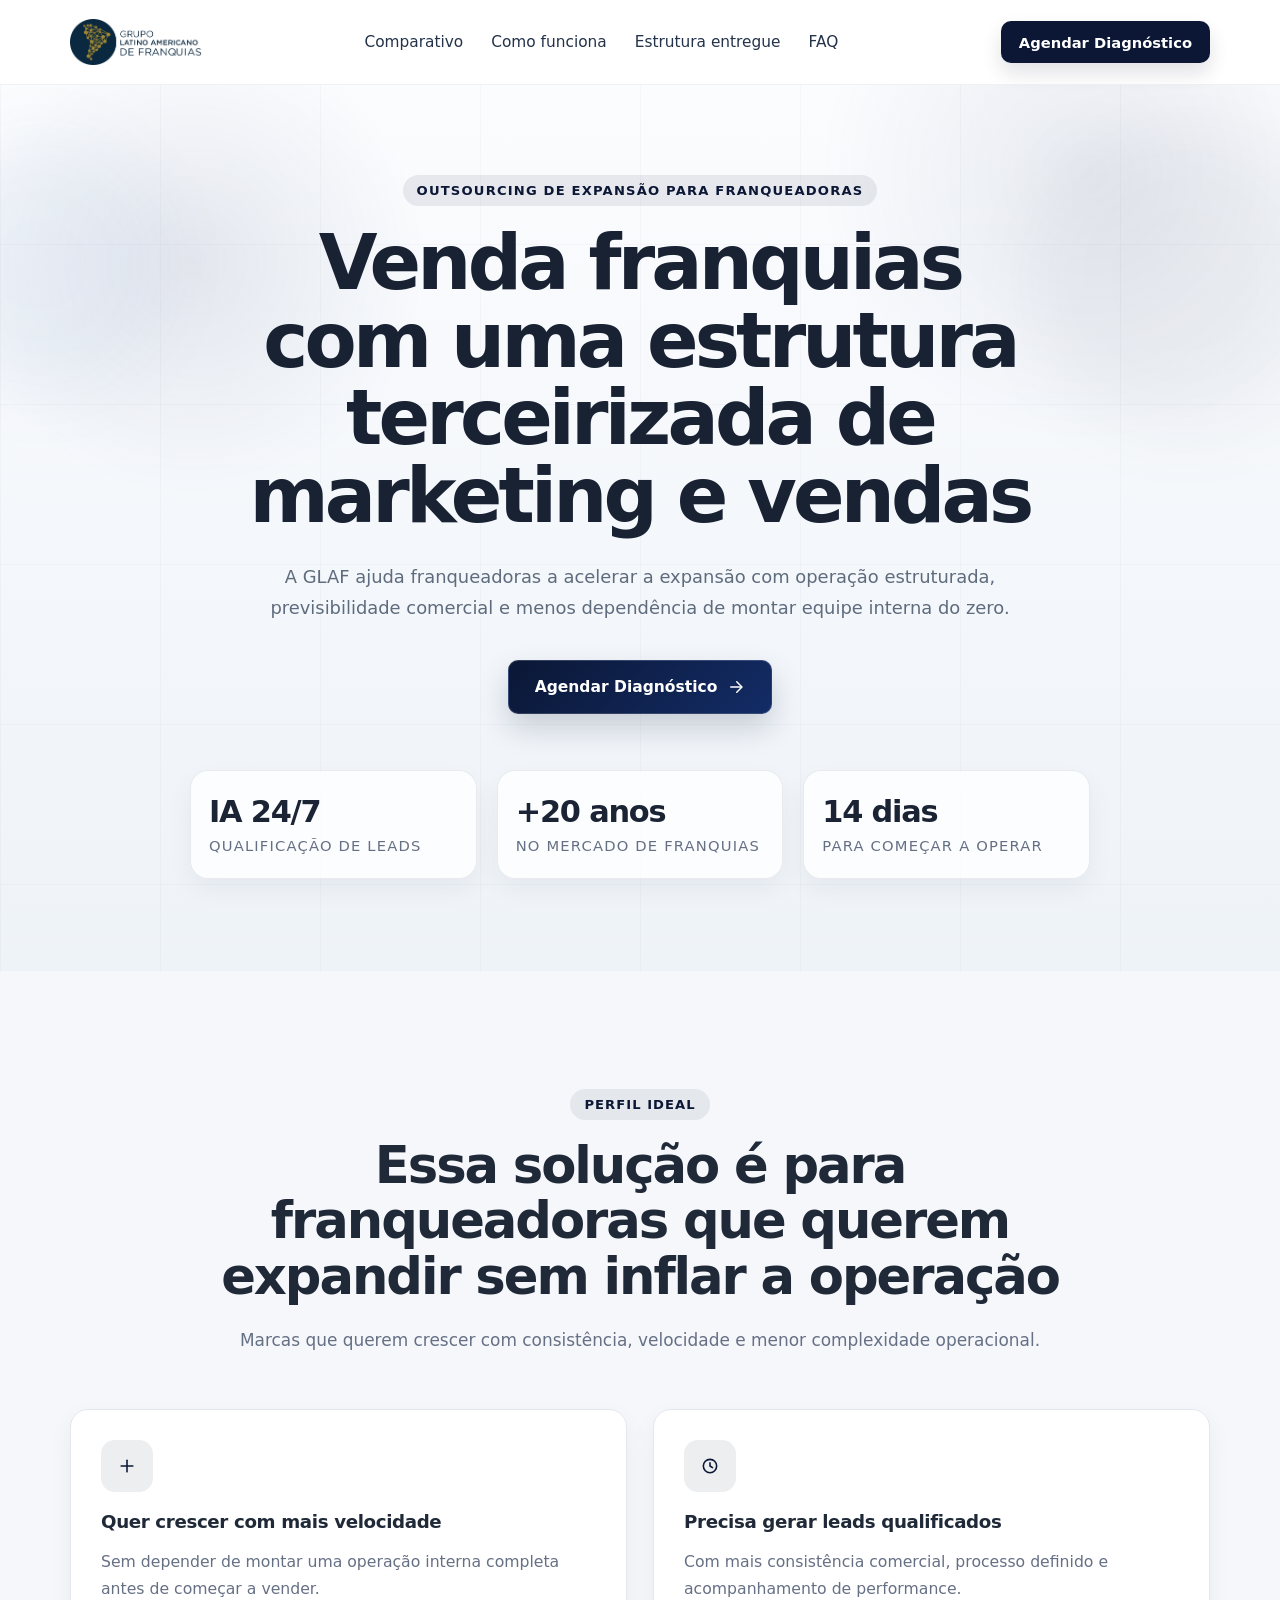
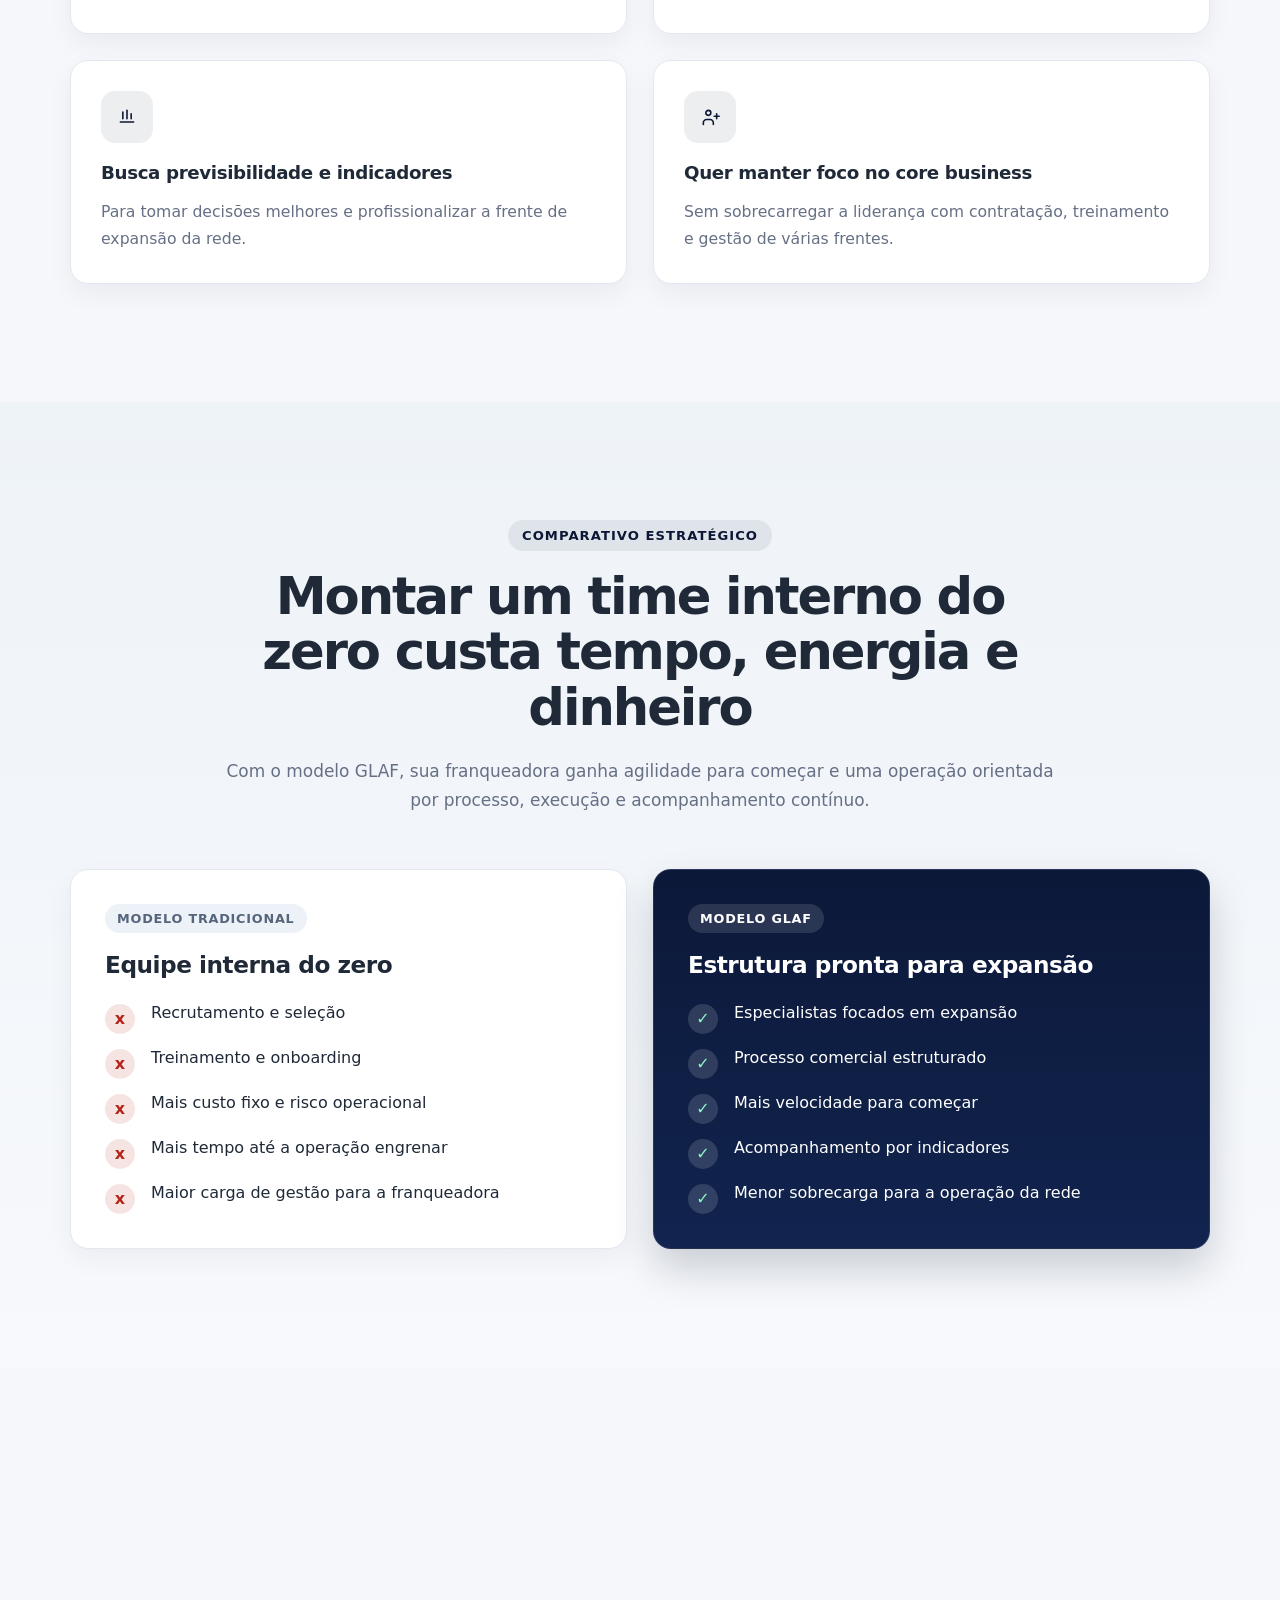
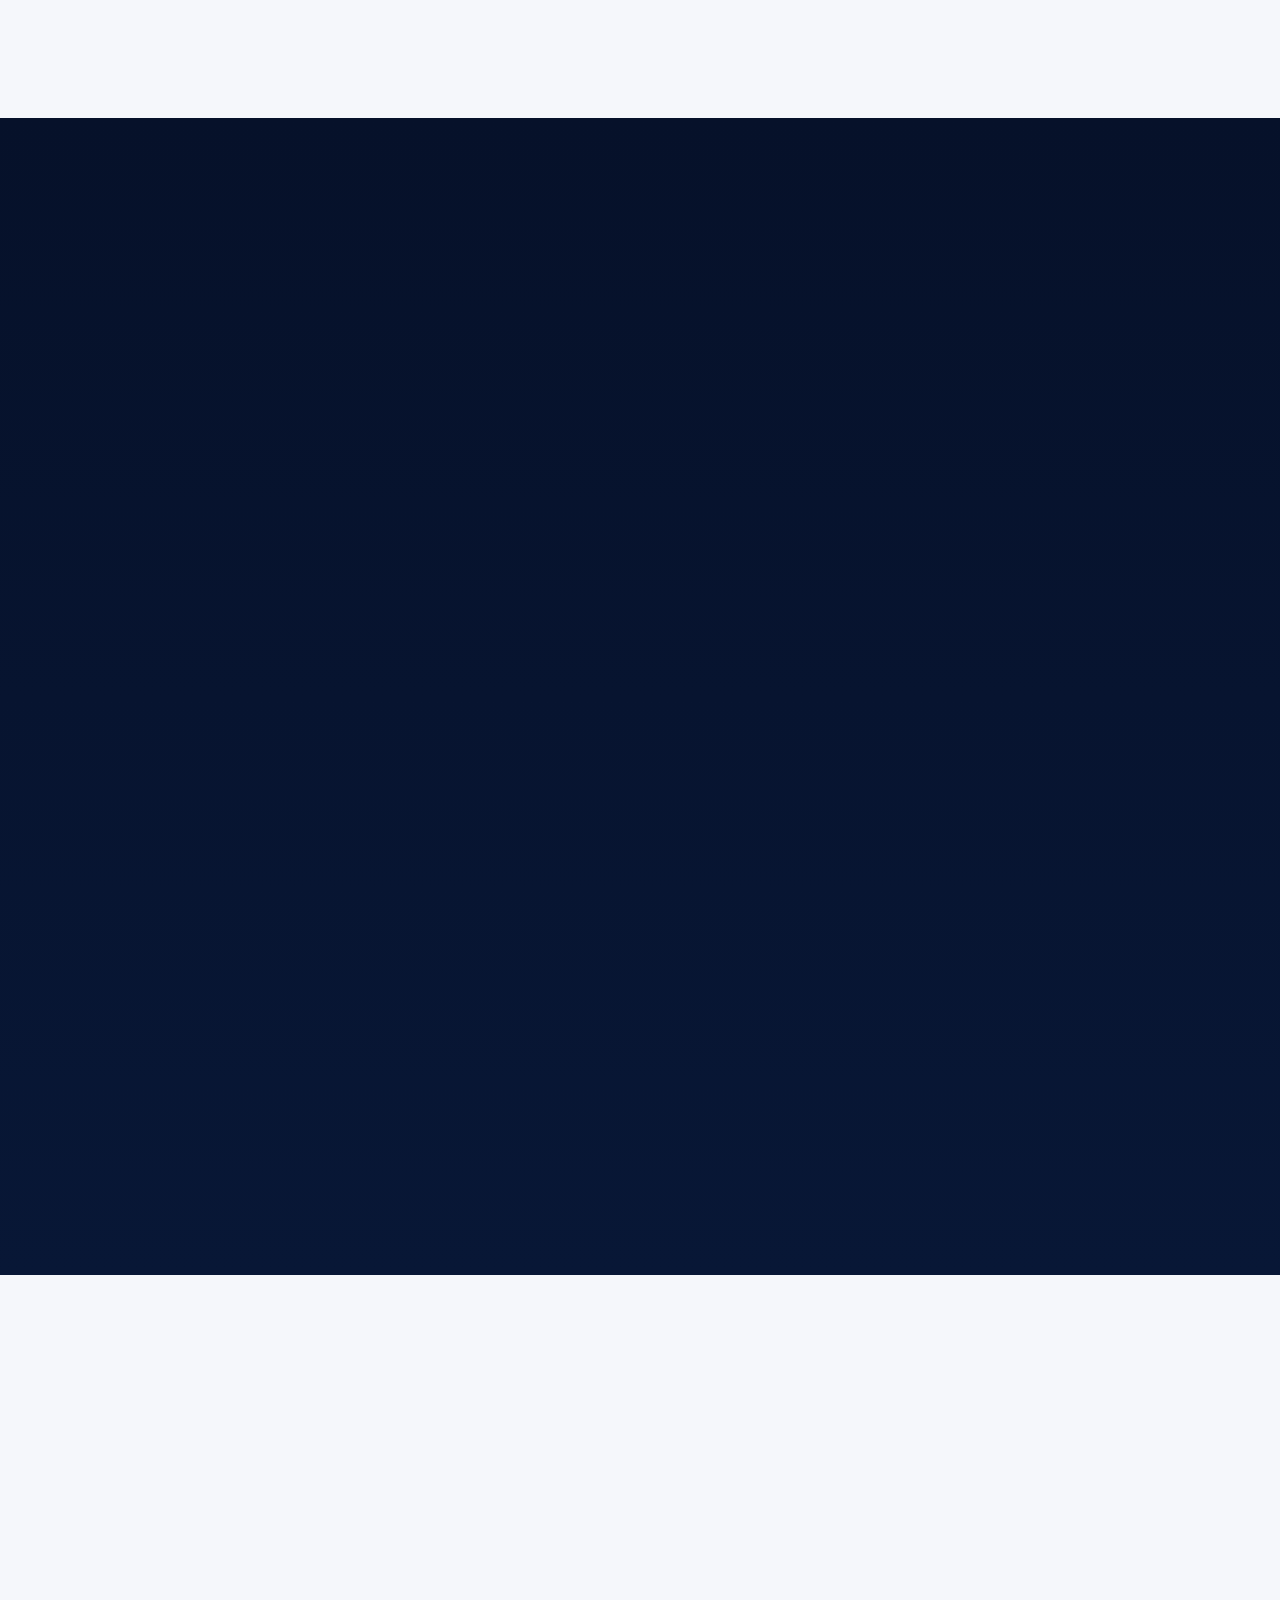
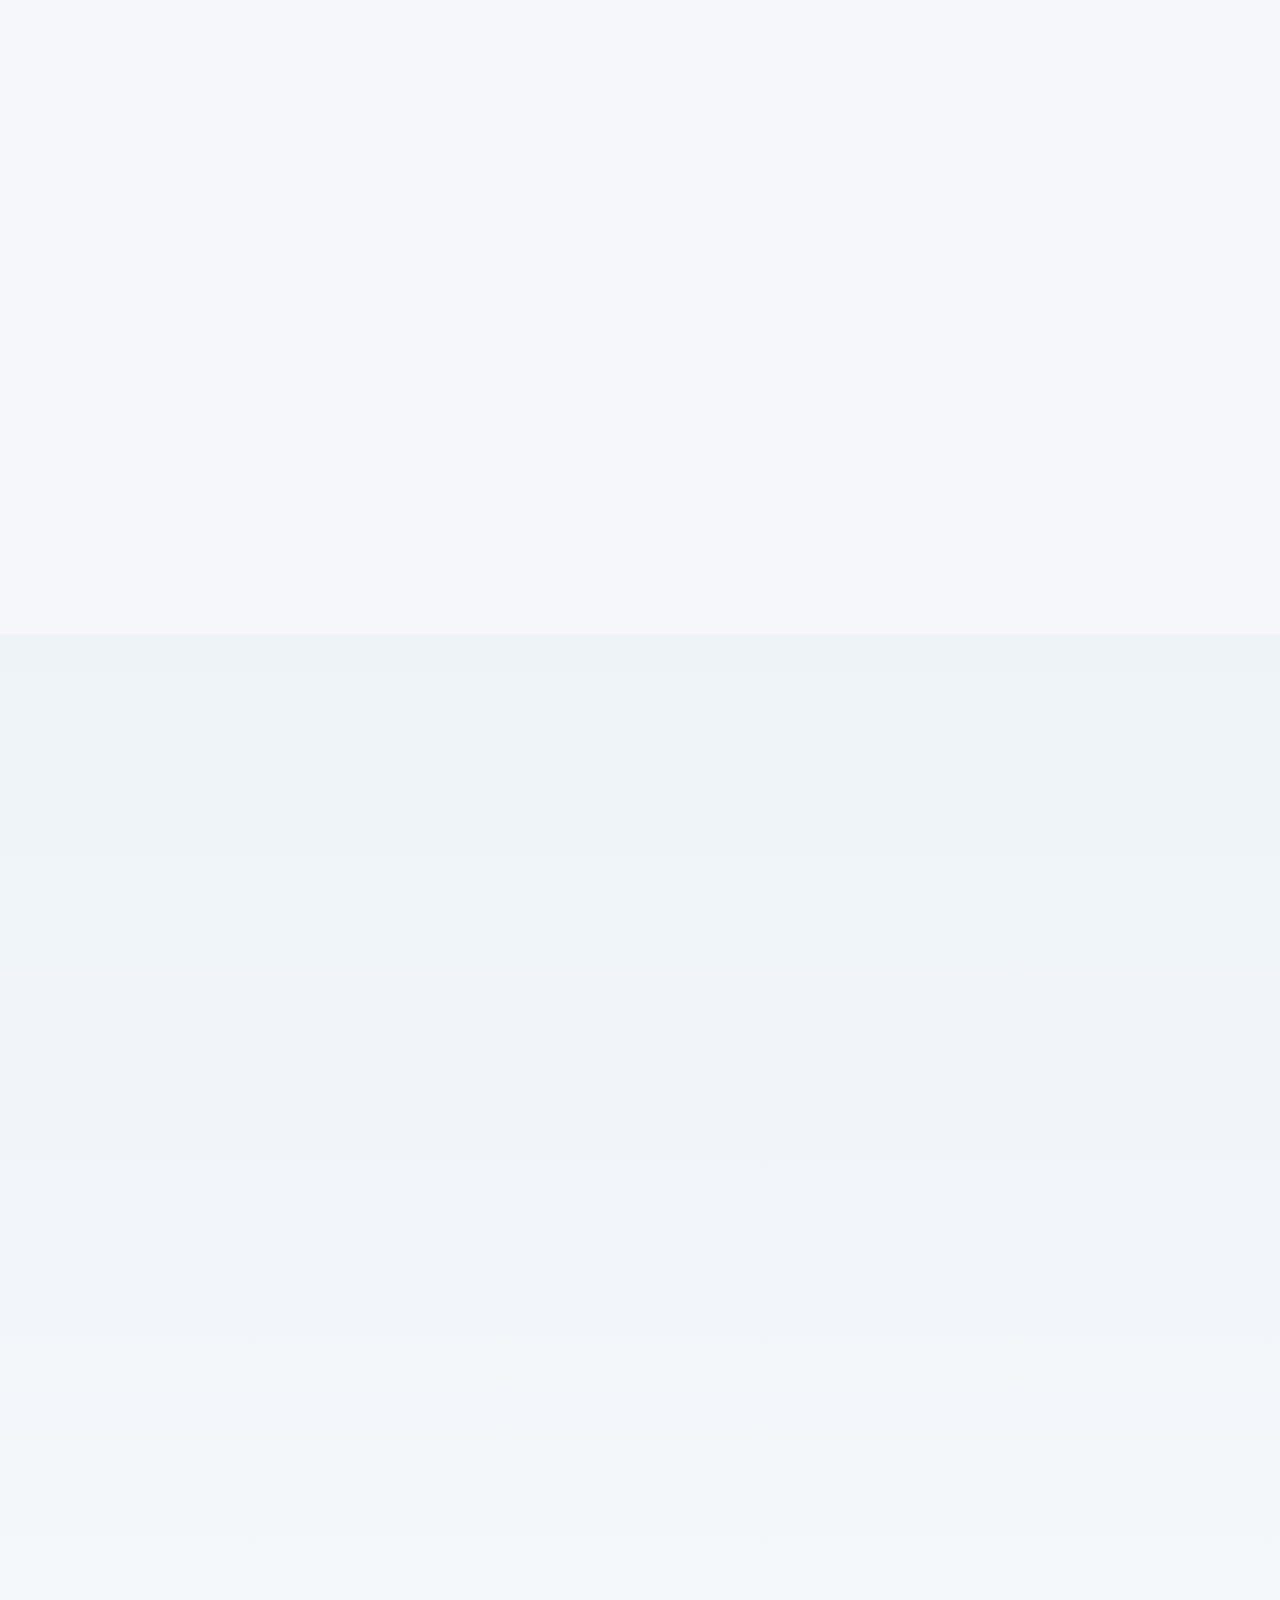
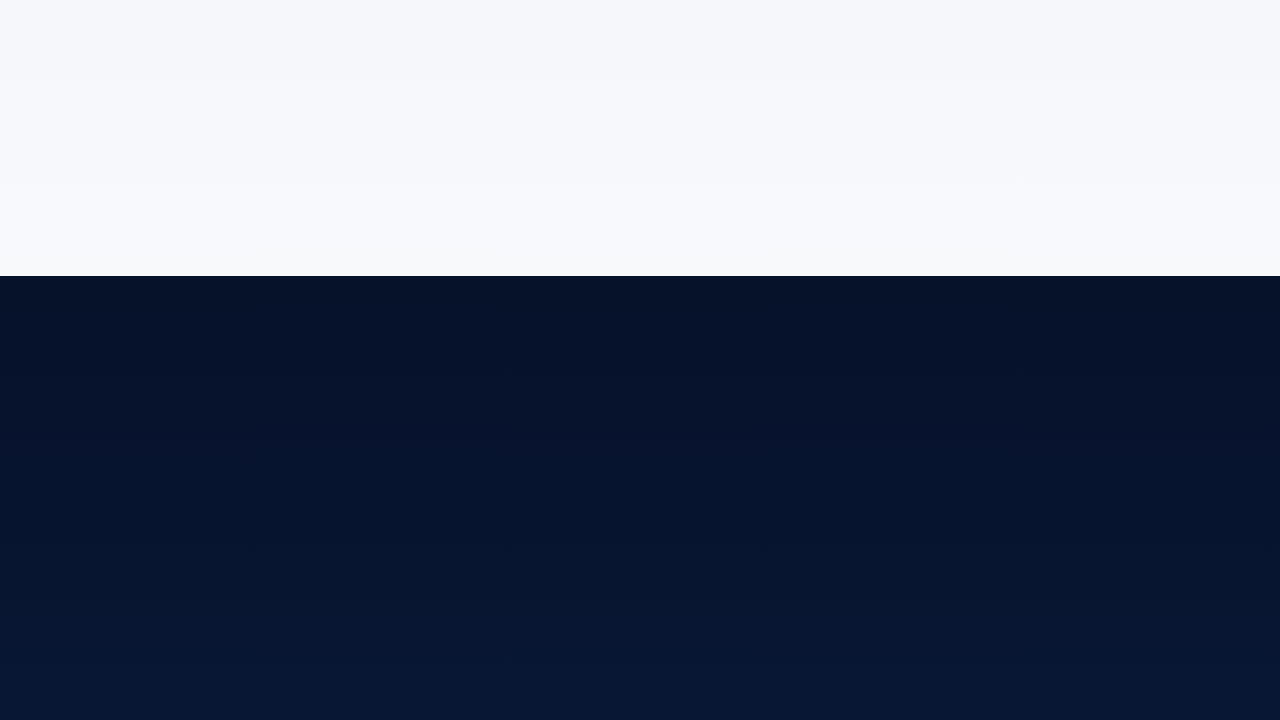
<file: index.html>
<!DOCTYPE html>

<html lang="pt-BR">
<head>
<meta charset="utf-8"/>
<meta content="width=device-width, initial-scale=1.0" name="viewport"/>
<title>Outsourcing de Expansão para Franqueadoras | GLAF</title>
<meta content="Estruture a expansão da sua franqueadora com uma operação terceirizada de marketing e vendas, mais previsibilidade e menos dependência de equipe interna." name="description"/>
<meta content="#06112a" name="theme-color"/>
<meta content="Outsourcing de Expansão para Franqueadoras | GLAF" property="og:title"/>
<meta content="Mais expansão, menos improviso: marketing, vendas e acompanhamento para franqueadoras crescerem com estrutura." property="og:description"/>
<meta content="website" property="og:type"/>
<meta content="assets/logo.png" property="og:image"/>
<meta content="pt_BR" property="og:locale"/>
<link href="assets/favicon-32.png" rel="icon" sizes="32x32" type="image/png"/>
<link href="assets/favicon.png" rel="icon" sizes="192x192" type="image/png"/>
<link href="assets/apple-touch-icon.png" rel="apple-touch-icon" sizes="180x180"/>
<link as="style" href="style.css" rel="preload"/>
<link href="style.css" rel="stylesheet"/>
<link href="//www.googletagmanager.com" rel="dns-prefetch"/>
<link href="//connect.facebook.net" rel="dns-prefetch"/>
<link href="//www.clarity.ms" rel="dns-prefetch"/>
<link href="//d335luupugsy2.cloudfront.net" rel="dns-prefetch"/>
</head>
<body>
<header class="site-header" id="topo">
<div class="container header-inner">
<a aria-label="GLAF - voltar ao topo" class="brand" href="#topo">
<img alt="Grupo Latino Americano de Franquias" decoding="async" height="196" src="assets/logo.png" width="558"/>
</a>
<button aria-controls="primary-nav" aria-expanded="false" aria-label="Abrir menu" class="menu-toggle" type="button">
<span></span>
<span></span>
<span></span>
</button>
<nav aria-label="Principal" class="nav" id="primary-nav">
<a href="#comparativo">Comparativo</a>
<a href="#como-funciona">Como funciona</a>
<a href="#estrutura-entregue">Estrutura entregue</a>
<a href="#faq">FAQ</a>
</nav>
<a class="header-cta" href="#contato">Agendar Diagnóstico</a>
</div>
</header>
<main>
<section aria-labelledby="hero-title" class="hero reveal">
<div aria-hidden="true" class="hero-glow hero-glow-left"></div>
<div aria-hidden="true" class="hero-glow hero-glow-right"></div>
<div class="container hero-inner">
<div class="hero-copy">
<span class="hero-kicker">Outsourcing de expansão para franqueadoras</span>
<h1 id="hero-title">Venda franquias com uma estrutura terceirizada de marketing e vendas</h1>
<p class="hero-description">
              A GLAF ajuda franqueadoras a acelerar a expansão com operação estruturada,
              previsibilidade comercial e menos dependência de montar equipe interna do zero.
            </p>
<div class="hero-actions">
<a class="button button-primary button-hero" href="#contato">
<span>Agendar Diagnóstico</span>
<svg aria-hidden="true" viewbox="0 0 24 24"><path d="M5 12h14"></path><path d="m13 5 7 7-7 7"></path></svg>
</a>
</div>
</div>
<div aria-label="Destaques" class="hero-stats">
<article class="stat-item reveal">
<strong>IA 24/7</strong>
<span>Qualificação de leads</span>
</article>
<article class="stat-item reveal">
<strong>+20 anos</strong>
<span>No mercado de franquias</span>
</article>
<article class="stat-item reveal">
<strong>14 dias</strong>
<span>Para começar a operar</span>
</article>
</div>
</div>
</section>
<section class="section section-light" id="para-quem-e">
<div class="container section-heading center reveal">
<span class="section-eyebrow">Perfil ideal</span>
<h2>Essa solução é para franqueadoras que querem expandir sem inflar a operação</h2>
<p class="section-subtitle">
            Marcas que querem crescer com consistência, velocidade e menor complexidade operacional.
          </p>
</div>
<div class="container cards-grid cards-grid-2 persona-grid">
<article class="info-card persona-card reveal">
<div class="icon-chip">
<svg aria-hidden="true" viewbox="0 0 24 24"><path d="M12 5v14"></path><path d="M5 12h14"></path></svg>
</div>
<h3>Quer crescer com mais velocidade</h3>
<p>Sem depender de montar uma operação interna completa antes de começar a vender.</p>
</article>
<article class="info-card persona-card reveal">
<div class="icon-chip">
<svg aria-hidden="true" viewbox="0 0 24 24"><circle cx="12" cy="12" r="8"></circle><path d="M12 8v4l3 2"></path></svg>
</div>
<h3>Precisa gerar leads qualificados</h3>
<p>Com mais consistência comercial, processo definido e acompanhamento de performance.</p>
</article>
<article class="info-card persona-card reveal">
<div class="icon-chip">
<svg aria-hidden="true" viewbox="0 0 24 24"><path d="M4 18h16"></path><path d="M7 14V6"></path><path d="M12 14V4"></path><path d="M17 14v-6"></path></svg>
</div>
<h3>Busca previsibilidade e indicadores</h3>
<p>Para tomar decisões melhores e profissionalizar a frente de expansão da rede.</p>
</article>
<article class="info-card persona-card reveal">
<div class="icon-chip">
<svg aria-hidden="true" viewbox="0 0 24 24"><path d="M16 21v-2a4 4 0 0 0-4-4H8a4 4 0 0 0-4 4v2"></path><circle cx="10" cy="7" r="3"></circle><path d="M20 8v6"></path><path d="M23 11h-6"></path></svg>
</div>
<h3>Quer manter foco no core business</h3>
<p>Sem sobrecarregar a liderança com contratação, treinamento e gestão de várias frentes.</p>
</article>
</div>
</section>
<section class="section section-soft" id="comparativo">
<div class="container section-heading center reveal">
<span class="section-eyebrow">Comparativo estratégico</span>
<h2>Montar um time interno do zero custa tempo, energia e dinheiro</h2>
<p class="section-subtitle">
            Com o modelo GLAF, sua franqueadora ganha agilidade para começar e uma operação orientada por processo, execução e acompanhamento contínuo.
          </p>
</div>
<div class="container compare-grid">
<article class="compare-card reveal">
<div class="compare-header">
<span class="compare-tag compare-tag-muted">Modelo tradicional</span>
<h3>Equipe interna do zero</h3>
</div>
<ul class="compare-list compare-list-negative">
<li><span class="list-icon negative">x</span><span>Recrutamento e seleção</span></li>
<li><span class="list-icon negative">x</span><span>Treinamento e onboarding</span></li>
<li><span class="list-icon negative">x</span><span>Mais custo fixo e risco operacional</span></li>
<li><span class="list-icon negative">x</span><span>Mais tempo até a operação engrenar</span></li>
<li><span class="list-icon negative">x</span><span>Maior carga de gestão para a franqueadora</span></li>
</ul>
</article>
<article class="compare-card compare-card-highlight reveal">
<div class="compare-header">
<span class="compare-tag compare-tag-strong">Modelo GLAF</span>
<h3>Estrutura pronta para expansão</h3>
</div>
<ul class="compare-list compare-list-positive">
<li><span class="list-icon positive">✓</span><span>Especialistas focados em expansão</span></li>
<li><span class="list-icon positive">✓</span><span>Processo comercial estruturado</span></li>
<li><span class="list-icon positive">✓</span><span>Mais velocidade para começar</span></li>
<li><span class="list-icon positive">✓</span><span>Acompanhamento por indicadores</span></li>
<li><span class="list-icon positive">✓</span><span>Menor sobrecarga para a operação da rede</span></li>
</ul>
</article>
</div>
</section>
<section class="section section-light" id="como-funciona">
<div class="container section-heading center reveal">
<span class="section-eyebrow">Como funciona</span>
<h2>Como a expansão acontece na prática</h2>
<p class="section-subtitle">
            Um processo estruturado para transformar crescimento em uma operação comercial mais previsível.
          </p>
</div>
<div class="container cards-grid cards-grid-4 process-grid">
<article class="info-card process-card reveal">
<div class="icon-box"><svg aria-hidden="true" viewbox="0 0 24 24"><circle cx="11" cy="11" r="7"></circle><path d="m20 20-3.5-3.5"></path></svg></div>
<h3>Diagnóstico estratégico</h3>
<p>Analisamos o momento da franqueadora, gargalos, objetivos e oportunidades de expansão.</p>
</article>
<article class="info-card process-card reveal">
<div class="icon-box"><svg aria-hidden="true" viewbox="0 0 24 24"><path d="M4 6h16"></path><path d="M4 12h10"></path><path d="M4 18h7"></path><path d="M18 10v8"></path><path d="M14 14h8"></path></svg></div>
<h3>Estruturação da operação</h3>
<p>Definimos processo, comunicação, oferta e fluxo comercial alinhados ao momento da rede.</p>
</article>
<article class="info-card process-card reveal">
<div class="icon-box"><svg aria-hidden="true" viewbox="0 0 24 24"><path d="M4 16l5-5 3 3 8-8"></path><path d="M20 10V6h-4"></path></svg></div>
<h3>Atração de leads qualificados</h3>
<p>Executamos campanhas e iniciativas para gerar demanda com mais consistência e qualidade.</p>
</article>
<article class="info-card process-card reveal">
<div class="icon-box"><svg aria-hidden="true" viewbox="0 0 24 24"><path d="M3 3v18h18"></path><path d="M18 17V9"></path><path d="M13 17V5"></path><path d="M8 17v-3"></path></svg></div>
<h3>Conversão e acompanhamento</h3>
<p>Monitoramos indicadores, ajustamos a rota e buscamos mais eficiência ao longo da operação.</p>
</article>
</div>
</section>
<section class="section section-light alt-section" id="estrutura-entregue">
<div class="container section-heading center reveal">
<span class="section-eyebrow">Estrutura entregue</span>
<h2>O que a sua franqueadora recebe na prática</h2>
<p class="section-subtitle">
            Uma operação de expansão com os recursos essenciais para vender franquias com mais consistência.
          </p>
</div>
<div class="container cards-grid cards-grid-3">
<article class="info-card feature-card reveal">
<div class="icon-box"><svg aria-hidden="true" viewbox="0 0 24 24"><path d="M4 11V5h16v6"></path><path d="m6 11 6 4 6-4"></path><path d="M12 15v4"></path></svg></div>
<h3>Marketing estratégico</h3>
<p>Planejamento, campanha, conteúdo e posicionamento para atrair franqueados alinhados ao perfil da marca.</p>
</article>
<article class="info-card feature-card reveal">
<div class="icon-box"><svg aria-hidden="true" viewbox="0 0 24 24"><path d="M7 11V8a5 5 0 0 1 10 0v3"></path><rect height="10" rx="2" width="14" x="5" y="11"></rect></svg></div>
<h3>Time comercial especializado</h3>
<p>Equipe focada em qualificação, condução do processo comercial e avanço do funil de expansão.</p>
</article>
<article class="info-card feature-card reveal">
<div class="icon-box"><svg aria-hidden="true" viewbox="0 0 24 24"><circle cx="12" cy="12" r="8"></circle><circle cx="12" cy="12" r="4"></circle><circle cx="12" cy="12" r="1"></circle></svg></div>
<h3>Geração de leads</h3>
<p>Canais e campanhas pensados para formar um fluxo constante de potenciais franqueados.</p>
</article>
<article class="info-card feature-card reveal">
<div class="icon-box"><svg aria-hidden="true" viewbox="0 0 24 24"><path d="M14 3H7a2 2 0 0 0-2 2v14a2 2 0 0 0 2 2h10a2 2 0 0 0 2-2V8Z"></path><path d="M14 3v5h5"></path><path d="M9 13h6"></path><path d="M9 17h6"></path></svg></div>
<h3>Conteúdo e materiais de vendas</h3>
<p>Materiais comerciais, apresentações, mensagens e apoio para deixar a oferta mais clara e convincente.</p>
</article>
<article class="info-card feature-card reveal">
<div class="icon-box"><svg aria-hidden="true" viewbox="0 0 24 24"><path d="M5 19V9"></path><path d="M10 19V5"></path><path d="M15 19v-7"></path><path d="M20 19v-3"></path><path d="M3 19h18"></path></svg></div>
<h3>Dashboard e indicadores</h3>
<p>Leads, evolução do funil, taxa de conversão e outros indicadores acompanhados com clareza.</p>
</article>
<article class="info-card feature-card reveal">
<div class="icon-box"><svg aria-hidden="true" viewbox="0 0 24 24"><circle cx="12" cy="12" r="9"></circle><path d="M3 12h18"></path><path d="M12 3a15 15 0 0 1 0 18"></path><path d="M12 3a15 15 0 0 0 0 18"></path></svg></div>
<h3>Presença digital e automação</h3>
<p>Website, SEO, fluxos e automações que dão suporte à geração e ao avanço dos leads na expansão.</p>
</article>
</div>
</section>
<section class="section section-dark" id="modelo-funciona">
<div class="container section-heading center light-text reveal">
<span class="section-eyebrow">Por que esse modelo funciona</span>
<h2>Uma estrutura pronta reduz fricção e acelera a expansão</h2>
<p class="section-subtitle">
            O ganho não é só operacional. Ele também está em mais foco, melhor tomada de decisão e mais velocidade para colocar a expansão em movimento.
          </p>
</div>
<div class="container cards-grid cards-grid-2 benefits-grid">
<article class="benefit-card reveal">
<div class="icon-box dark-icon-box"><svg aria-hidden="true" viewbox="0 0 24 24"><path d="M4.5 16.5C3 17.76 2.5 21.5 2.5 21.5s3.74-.5 5-2c.7-.84.69-2.13-.1-2.92-.79-.79-2.08-.8-2.9-.08Z"></path><path d="m12 15-3-3a22 22 0 0 1 2-3.95A12.88 12.88 0 0 1 22 2c0 2.72-.78 7.5-6 11a22.35 22.35 0 0 1-4 2Z"></path><path d="M9 12H4s.55-3.03 2-4c1.62-1.08 5 0 5 0"></path><path d="M12 15v5s3.03-.55 4-2c1.08-1.62 0-5 0-5"></path></svg></div>
<h3>Mais velocidade</h3>
<p>Comece a operar em menos tempo, sem depender da montagem completa de uma área interna.</p>
<strong>Operação com mais tração desde o início</strong>
</article>
<article class="benefit-card reveal">
<div class="icon-box dark-icon-box"><svg aria-hidden="true" viewbox="0 0 24 24"><line x1="12" x2="12" y1="2" y2="22"></line><path d="M17 5H9.5a3.5 3.5 0 0 0 0 7h5a3.5 3.5 0 0 1 0 7H6"></path></svg></div>
<h3>Mais eficiência de custo</h3>
<p>Reduza o peso de contratação, treinamento e gestão de várias pessoas e fornecedores.</p>
<strong>Menos custo fixo, mais eficiência</strong>
</article>
<article class="benefit-card reveal">
<div class="icon-box dark-icon-box"><svg aria-hidden="true" viewbox="0 0 24 24"><circle cx="12" cy="12" r="9"></circle><path d="M12 7v5l3 2"></path></svg></div>
<h3>Mais foco no core business</h3>
<p>Sua equipe concentra energia em operação e aprovação dos franqueados certos.</p>
<strong>Menos distração no dia a dia</strong>
</article>
<article class="benefit-card reveal">
<div class="icon-box dark-icon-box"><svg aria-hidden="true" viewbox="0 0 24 24"><path d="M20 13c0 5-3.5 7.5-7.66 8.95a1 1 0 0 1-.67-.01C7.5 20.5 4 18 4 13V6a1 1 0 0 1 1-1c2 0 4.5-1.2 6.24-2.72a1.17 1.17 0 0 1 1.52 0C14.5 3.8 17 5 19 5a1 1 0 0 1 1 1Z"></path><path d="m9.5 12 1.8 1.8 4.2-4.6"></path></svg></div>
<h3>Mais previsibilidade</h3>
<p>Decisões guiadas por métricas, acompanhamento e otimização contínua de cada etapa.</p>
<strong>Mais clareza para decidir e ajustar</strong>
</article>
</div>
</section>
<section class="section section-light" id="faq">
<div class="container section-heading center reveal">
<span class="section-eyebrow">FAQ</span>
<h2>Dúvidas comuns antes de contratar</h2>
<p class="section-subtitle">As respostas abaixo ajudam a reduzir fricção e avançar o lead para a conversa.</p>
</div>
<div class="container faq-container reveal">
<article class="faq-item is-open">
<button aria-expanded="true" class="faq-question" type="button">
<span class="faq-icon"></span>
              Como funciona o modelo de contratação?
            </button>
<div class="faq-answer"><p>Após o diagnóstico inicial, montamos uma proposta personalizada de acordo com o estágio da franqueadora, o escopo da operação e os objetivos comerciais.</p></div>
</article>
<article class="faq-item">
<button aria-expanded="false" class="faq-question" type="button">
<span class="faq-icon"></span>
              Em quanto tempo a operação começa a rodar?
            </button>
<div class="faq-answer"><p>A estrutura pode começar a operar em 14 dias após a contratação, com os primeiros movimentos de geração e qualificação acontecendo logo nas primeiras semanas.</p></div>
</article>
<article class="faq-item">
<button aria-expanded="false" class="faq-question" type="button">
<span class="faq-icon"></span>
              Preciso ter equipe interna?
            </button>
<div class="faq-answer"><p>Não. Esse é justamente um dos ganhos do outsourcing: reduzir a necessidade de montar e gerir uma estrutura interna completa para expansão.</p></div>
</article>
<article class="faq-item">
<button aria-expanded="false" class="faq-question" type="button">
<span class="faq-icon"></span>
              Como vocês acompanham os resultados?
            </button>
<div class="faq-answer"><p>Com indicadores claros, acompanhamento do funil, reuniões de revisão e otimização contínua da operação comercial e de marketing.</p></div>
</article>
<article class="faq-item">
<button aria-expanded="false" class="faq-question" type="button">
<span class="faq-icon"></span>
              O outsourcing serve para qualquer segmento?
            </button>
<div class="faq-answer"><p>Sim. A metodologia é adaptável a diferentes modelos de franquia, desde que exista potencial de estruturação comercial e expansão da rede.</p></div>
</article>
</div>
</section>
<section class="section contact-section" id="contato">
<div class="container section-heading center reveal contact-heading">
<span class="section-eyebrow">Próximo passo</span>
<h2>Entenda se a sua franqueadora está pronta para acelerar a expansão</h2>
<p class="section-subtitle">
            Agende um diagnóstico e veja como a GLAF pode estruturar marketing e vendas para apoiar o crescimento da sua rede.
          </p>
</div>
<div class="container contact-wrapper">
<div class="contact-aside reveal">
<h3>O que você recebe nessa conversa</h3>
<p>Uma análise inicial com visão prática sobre os gargalos, oportunidades e próximos passos da operação de expansão.</p>
<div class="contact-steps">
<article class="contact-step">
<span class="step-badge">1</span>
<div>
<strong>Diagnóstico da operação atual</strong>
<small>Leitura do cenário e dos principais gargalos</small>
</div>
</article>
<article class="contact-step">
<span class="step-badge">2</span>
<div>
<strong>Identificação de oportunidades</strong>
<small>O que pode destravar ou acelerar a expansão</small>
</div>
</article>
<article class="contact-step">
<span class="step-badge">3</span>
<div>
<strong>Direcionamento do próximo passo</strong>
<small>Uma visão objetiva do que faz mais sentido agora</small>
</div>
</article>
</div>
</div>
<div class="contact-form-card reveal">
<div aria-live="polite" class="rd-form-host" id="glaf-formulario-lp-outsourcing-de-expansao-v3-a2aebef3c204423f9671">
<div class="form-placeholder">
<strong>Formulário carregado sob demanda</strong>
<p>Ele será carregado automaticamente quando esta área entrar na tela ou quando você clicar em um CTA.</p>
</div>
</div>
</div>
</div>
</section>
</main>
<footer class="site-footer">
<div class="container footer-grid">
<div class="footer-branding">
<img alt="Grupo Latino Americano de Franquias" class="footer-logo" decoding="async" height="196" loading="lazy" src="assets/logo-clara.png" width="558"/>
<p>
            Estrutura terceirizada de marketing e vendas para franqueadoras que querem expandir com mais previsibilidade, eficiência e foco na operação.
          </p>
<div aria-label="Redes sociais" class="social-links">
<a aria-label="Instagram" href="https://www.instagram.com/glaf_franquias/" rel="noreferrer" target="_blank">
<svg aria-hidden="true" viewbox="0 0 24 24"><rect height="18" rx="5" width="18" x="3" y="3"></rect><circle cx="12" cy="12" r="4"></circle><circle cx="17.5" cy="6.5" fill="currentColor" r=".6" stroke="none"></circle></svg>
</a>
<a aria-label="LinkedIn" href="https://www.linkedin.com/company/grupo-latino-americano-de-franquias/" rel="noreferrer" target="_blank">
<svg aria-hidden="true" viewbox="0 0 24 24"><path d="M16 8a6 6 0 0 1 6 6v7h-4v-7a2 2 0 0 0-2-2 2 2 0 0 0-2 2v7h-4v-7a6 6 0 0 1 6-6Z"></path><rect height="12" width="4" x="2" y="9"></rect><circle cx="4" cy="4" r="2"></circle></svg>
</a>
</div>
</div>
<div class="footer-links">
<h3>Links rápidos</h3>
<a href="#comparativo">Comparativo</a>
<a href="#como-funciona">Como funciona</a>
<a href="#estrutura-entregue">Estrutura entregue</a>
<a href="#faq">FAQ</a>
</div>
<div class="footer-contact">
<h3>Contato</h3>
<a class="footer-contact-item" href="mailto:contato@grupolatinoamericano.com.br">
<svg aria-hidden="true" viewbox="0 0 24 24"><rect height="14" rx="2" width="18" x="3" y="5"></rect><path d="m4 7 8 6 8-6"></path></svg>
<span>contato@grupolatinoamericano.com.br</span>
</a>
<div class="footer-contact-item">
<svg aria-hidden="true" viewbox="0 0 24 24"><path d="M12 21s-6-4.35-6-11a6 6 0 1 1 12 0c0 6.65-6 11-6 11Z"></path><circle cx="12" cy="10" r="2.5"></circle></svg>
<span>Rua Rubem Braga, 58 - Sala 205, Alphaville, Barueri - SP - Brasil. CEP 06.485-365</span>
</div>
<div class="footer-badges">
<div class="badge-panel"><img alt="Franchising Partner" decoding="async" height="103" loading="lazy" src="assets/franchising-partner.png" width="200"/></div>
<div class="badge-panel badge-panel-white"><img alt="ABF" decoding="async" height="100" loading="lazy" src="assets/abf-horizontal.webp" width="300"/></div>
</div>
</div>
</div>
<div class="container footer-bottom">
<p>© <span id="current-year">2026</span> Grupo Latino Americano de Franquias. Todos os direitos reservados.</p>
</div>
</footer>
<noscript>
<img alt="" height="1" src="https://www.facebook.com/tr?id=844692459537508&amp;ev=PageView&amp;noscript=1" style="display:none" width="1"/>
</noscript>
<script defer="" src="script.js"></script>
</body>
</html>
</file>
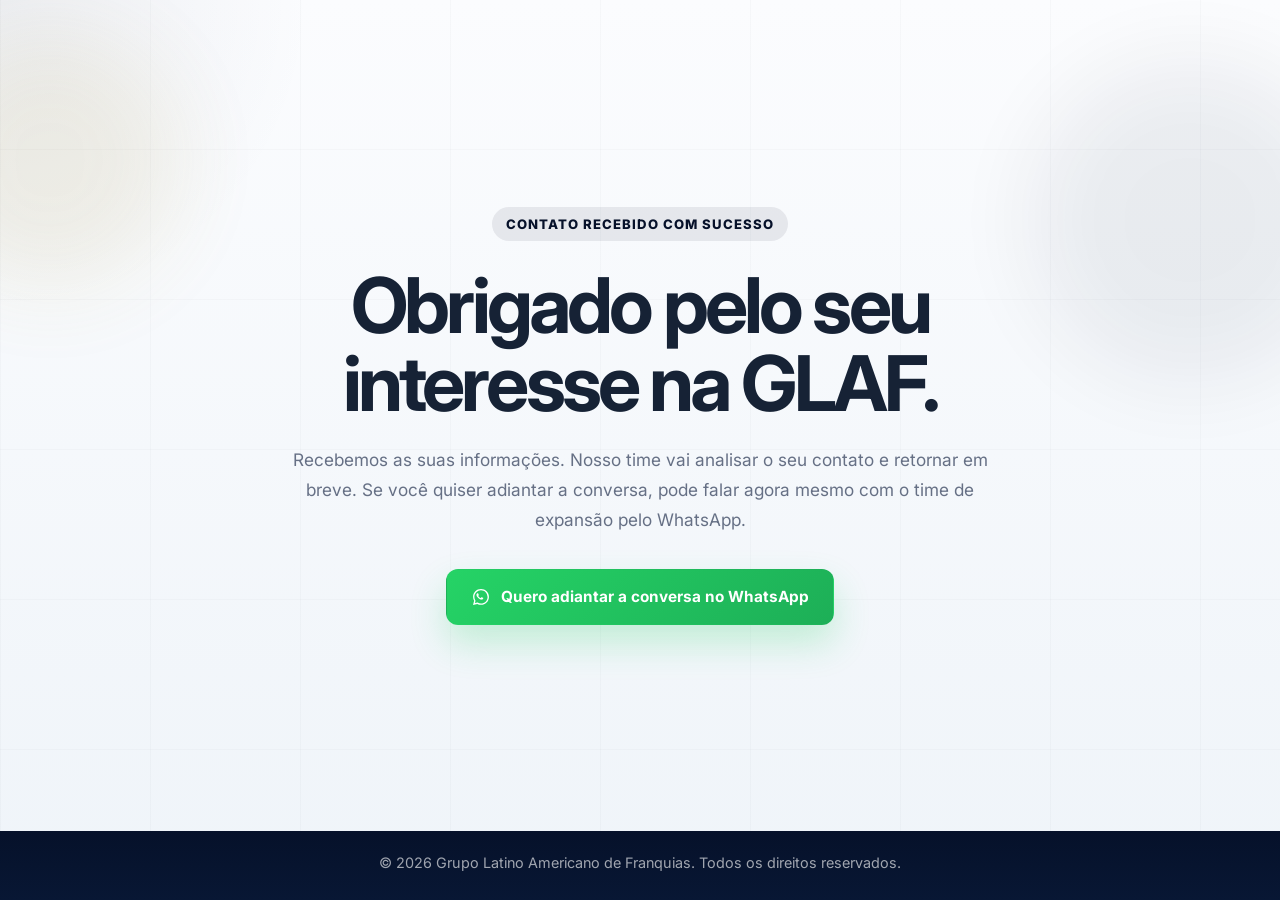
<file: agradecimento/obrigado.html>
<!DOCTYPE html>
<html lang="pt-BR">
  <head>
    <meta charset="UTF-8" />
    <meta name="viewport" content="width=device-width, initial-scale=1.0" />
    <title>Obrigado pelo seu contato | GLAF</title>
    <meta
      name="description"
      content="Recebemos o seu contato. Nossa equipe vai analisar as informações e retornar em breve para dar sequência ao diagnóstico da sua operação de expansão."
    />
    <meta property="og:title" content="Obrigado pelo seu contato | GLAF" />
    <meta
      property="og:description"
      content="Recebemos os seus dados. Em breve a equipe da GLAF entrará em contato para os próximos passos."
    />
    <meta property="og:type" content="website" />
    <meta property="og:image" content="assets/logo.png" />
    <link rel="icon" type="image/png" href="assets/favicon.png" />
    <link rel="shortcut icon" href="assets/favicon.png" />
    <link rel="apple-touch-icon" href="assets/favicon.png" />
    <link rel="preconnect" href="https://fonts.googleapis.com" />
    <link rel="preconnect" href="https://fonts.gstatic.com" crossorigin />
    <link
      href="https://fonts.googleapis.com/css2?family=Inter:wght@100..900&display=swap"
      rel="stylesheet"
    />
    <link rel="stylesheet" href="obrigado.css" />

    <!-- Meta Pixel Code -->
    <script>
      !function(f,b,e,v,n,t,s)
      {if(f.fbq)return;n=f.fbq=function(){n.callMethod?
      n.callMethod.apply(n,arguments):n.queue.push(arguments)};
      if(!f._fbq)f._fbq=n;n.push=n;n.loaded=!0;n.version='2.0';
      n.queue=[];t=b.createElement(e);t.async=!0;
      t.src=v;s=b.getElementsByTagName(e)[0];
      s.parentNode.insertBefore(t,s)}(window, document,'script',
      'https://connect.facebook.net/en_US/fbevents.js');
      fbq('init', '844692459537508');
      fbq('track', 'PageView');
      fbq('track', 'Lead');
    </script>
    <noscript>
      <img
        height="1"
        width="1"
        style="display:none"
        src="https://www.facebook.com/tr?id=844692459537508&ev=PageView&noscript=1"
        alt=""
      />
    </noscript>
    <!-- End Meta Pixel Code -->

    <!-- Google tag (gtag.js) -->
    <script async src="https://www.googletagmanager.com/gtag/js?id=AW-11189519620"></script>
    <script>
      window.dataLayer = window.dataLayer || [];
      function gtag(){dataLayer.push(arguments);}
      gtag('js', new Date());
      gtag('config', 'AW-11189519620');
    </script>
    <!-- End Google tag (gtag.js) -->
  </head>
  <body>
    <div class="page-shell">
      <main>
        <section class="hero">
          <div class="hero-glow hero-glow-left" aria-hidden="true"></div>
          <div class="hero-glow hero-glow-right" aria-hidden="true"></div>

          <div class="container hero-shell">
            <div class="hero-copy reveal">
              <span class="eyebrow">Contato recebido com sucesso</span>

              <h1>Obrigado pelo seu interesse na GLAF.</h1>
              <p class="hero-description">
                Recebemos as suas informações. Nosso time vai analisar o seu contato e retornar em breve.
                Se você quiser adiantar a conversa, pode falar agora mesmo com o time de expansão pelo WhatsApp.
              </p>

              <div class="hero-actions">
                <a
                  id="whatsapp-cta"
                  class="button button-whatsapp"
                  href="#"
                  target="_blank"
                  rel="noopener noreferrer"
                  aria-label="Falar com o time de expansão pelo WhatsApp"
                >
                  <svg class="whatsapp-icon" viewBox="0 0 32 32" aria-hidden="true">
                    <path d="M19.11 17.21c-.27-.13-1.59-.78-1.84-.87-.25-.09-.43-.13-.61.13-.18.27-.7.87-.86 1.05-.16.18-.31.2-.58.07-.27-.13-1.12-.41-2.13-1.31-.79-.71-1.32-1.58-1.47-1.85-.16-.27-.02-.41.11-.54.11-.11.27-.29.4-.43.13-.16.18-.27.27-.45.09-.18.04-.34-.02-.47-.07-.13-.61-1.48-.84-2.02-.22-.53-.45-.45-.61-.46h-.52c-.18 0-.47.07-.72.34-.25.27-.95.93-.95 2.27 0 1.34.97 2.63 1.11 2.81.13.18 1.89 2.88 4.57 4.04.64.27 1.14.43 1.53.55.64.2 1.22.17 1.68.1.51-.08 1.59-.65 1.81-1.28.22-.63.22-1.17.16-1.28-.07-.11-.25-.18-.52-.31Z" />
                    <path d="M16.03 3.2c-6.99 0-12.67 5.67-12.67 12.65 0 2.22.58 4.39 1.68 6.3L3.2 28.8l6.83-1.79a12.7 12.7 0 0 0 6 1.52h.01c6.98 0 12.66-5.67 12.66-12.66 0-3.38-1.32-6.56-3.7-8.95-2.39-2.38-5.57-3.72-8.96-3.72Zm0 23.2h-.01a10.56 10.56 0 0 1-5.38-1.47l-.39-.23-4.05 1.06 1.08-3.95-.25-.4a10.52 10.52 0 0 1-1.62-5.55c0-5.82 4.75-10.56 10.59-10.56 2.82 0 5.47 1.1 7.46 3.09a10.49 10.49 0 0 1 3.09 7.47c0 5.83-4.75 10.57-10.57 10.57Z" />
                  </svg>
                  <span>Quero adiantar a conversa no WhatsApp</span>
                </a>
              </div>
            </div>
          </div>
        </section>
      </main>

      <footer class="site-footer">
        <div class="container footer-bottom">
          <p>© <span id="current-year">2026</span> Grupo Latino Americano de Franquias. Todos os direitos reservados.</p>
        </div>
      </footer>
    </div>

    <script src="obrigado.js"></script>
  </body>
</html>
</file>
<file: style.css>
:root {
  --navy: #06112a;
  --navy-soft: #0d1c3f;
  --navy-card: #182746;
  --navy-card-border: rgba(255, 255, 255, 0.12);
  --text: #1f2937;
  --text-soft: #667085;
  --line: #dbe4ef;
  --surface: #ffffff;
  --surface-alt: #f5f7fb;
  --surface-soft: #eef3f9;
  --primary: #0b1735;
  --primary-strong: #081229;
  --primary-accent: #1b3b8d;
  --border: #e3e8f0;
  --success: #0f7b47;
  --danger: #b42318;
  --shadow: 0 18px 45px rgba(10, 20, 40, 0.08);
  --shadow-soft: 0 10px 26px rgba(10, 20, 40, 0.05);
  --radius-xl: 26px;
  --radius-lg: 18px;
  --radius-md: 14px;
  --radius-sm: 10px;
  --container: 1140px;
  --transition: 0.24s ease;
  --header-height: 84px;
}

* {
  box-sizing: border-box;
}

html {
  scroll-behavior: smooth;
}

body {
  margin: 0;
  font-family: Inter, ui-sans-serif, system-ui, -apple-system, BlinkMacSystemFont, "Segoe UI", Roboto, "Helvetica Neue", Arial, sans-serif;
  color: var(--text);
  background: var(--surface-alt);
  -webkit-font-smoothing: antialiased;
  -moz-osx-font-smoothing: grayscale;
}

body.menu-open {
  overflow: hidden;
}

img {
  display: block;
  max-width: 100%;
  height: auto;
}

a {
  color: inherit;
  text-decoration: none;
}

button,
input,
textarea,
select {
  font: inherit;
}

svg {
  width: 20px;
  height: 20px;
  fill: none;
  stroke: currentColor;
  stroke-width: 1.9;
  stroke-linecap: round;
  stroke-linejoin: round;
}

.container {
  width: min(calc(100% - 40px), var(--container));
  margin: 0 auto;
}

.center {
  text-align: center;
}

h1,
h2,
h3,
p {
  margin: 0;
}

h2 {
  font-size: clamp(2.2rem, 4vw, 3.45rem);
  line-height: 1.08;
  letter-spacing: -0.04em;
}

h3 {
  font-size: 1.14rem;
  line-height: 1.35;
  letter-spacing: -0.02em;
}

p {
  line-height: 1.72;
}

.section,
.site-footer {
  position: relative;
}

@supports (content-visibility: auto) {
  .section:not(.hero),
  .site-footer {
    content-visibility: auto;
    contain-intrinsic-size: 900px;
  }
}

.section {
  padding: 118px 0;
}

.section-light {
  background: var(--surface-alt);
}

.section-soft {
  background: linear-gradient(180deg, #eef3f8 0%, #f7f9fc 100%);
}

.section-dark {
  background: linear-gradient(180deg, #06112a 0%, #081736 100%);
}

.section-heading {
  max-width: 860px;
  margin-bottom: 54px;
}

.section-eyebrow {
  display: inline-flex;
  align-items: center;
  gap: 8px;
  margin-bottom: 18px;
  padding: 8px 14px;
  border-radius: 999px;
  background: rgba(11, 23, 53, 0.07);
  color: var(--primary);
  font-size: 0.82rem;
  font-weight: 700;
  letter-spacing: 0.08em;
  text-transform: uppercase;
}

.section-subtitle {
  margin-top: 22px;
  font-size: 1.06rem;
  color: var(--text-soft);
}

.light-text h2,
.light-text .section-subtitle,
.light-text .section-eyebrow {
  color: #fff;
}

.light-text .section-eyebrow {
  background: rgba(255, 255, 255, 0.08);
}

.light-text .section-subtitle {
  color: rgba(255, 255, 255, 0.72);
}

.site-header {
  position: sticky;
  top: 0;
  z-index: 60;
  background: rgba(255, 255, 255, 0.97);
  border-bottom: 1px solid rgba(15, 23, 42, 0.06);
}

.header-inner {
  display: grid;
  grid-template-columns: auto 1fr auto;
  align-items: center;
  gap: 24px;
  min-height: var(--header-height);
}

.brand {
  display: inline-flex;
  align-items: center;
}

.brand img {
  width: 132px;
}

.nav {
  display: flex;
  justify-content: center;
  align-items: center;
  gap: 28px;
  font-size: 0.96rem;
}

.nav a {
  position: relative;
  color: #24324a;
  font-weight: 500;
  transition: color var(--transition);
}

.nav a::after {
  content: "";
  position: absolute;
  left: 0;
  bottom: -8px;
  width: 100%;
  height: 2px;
  transform: scaleX(0);
  transform-origin: center;
  background: var(--primary);
  transition: transform var(--transition);
}

.nav a:hover,
.nav a:focus-visible {
  color: #000;
}

.nav a:hover::after,
.nav a:focus-visible::after {
  transform: scaleX(1);
}

.header-cta,
.button {
  display: inline-flex;
  align-items: center;
  justify-content: center;
  gap: 10px;
  border-radius: 10px;
  transition: transform var(--transition), background var(--transition), border-color var(--transition), box-shadow var(--transition), color var(--transition);
}

.header-cta {
  min-height: 42px;
  padding: 0 18px;
  background: var(--primary);
  color: #fff;
  font-size: 0.92rem;
  font-weight: 700;
  box-shadow: 0 10px 20px rgba(8, 18, 41, 0.12);
}

.header-cta:hover,
.header-cta:focus-visible {
  background: var(--primary-strong);
  transform: translateY(-1px);
}

.menu-toggle {
  display: none;
  border: 0;
  background: transparent;
  padding: 0;
  width: 42px;
  height: 42px;
  cursor: pointer;
}

.menu-toggle span {
  display: block;
  width: 22px;
  height: 2px;
  margin: 5px auto;
  border-radius: 999px;
  background: var(--primary);
  transition: transform var(--transition), opacity var(--transition);
}

.menu-toggle.is-open span:nth-child(1) {
  transform: translateY(7px) rotate(45deg);
}

.menu-toggle.is-open span:nth-child(2) {
  opacity: 0;
}

.menu-toggle.is-open span:nth-child(3) {
  transform: translateY(-7px) rotate(-45deg);
}

.hero {
  overflow: hidden;
  padding: 90px 0 92px;
  background:
    radial-gradient(circle at 15% 20%, rgba(18, 42, 95, 0.09), transparent 18%),
    radial-gradient(circle at 85% 10%, rgba(18, 42, 95, 0.08), transparent 20%),
    linear-gradient(180deg, #fbfcfe 0%, #eef3f8 100%);
}

.hero::before {
  content: "";
  position: absolute;
  inset: 0;
  background:
    linear-gradient(90deg, rgba(31, 41, 55, 0.028) 0 1px, transparent 1px) 0 0 / 160px 100%,
    linear-gradient(0deg, rgba(31, 41, 55, 0.028) 0 1px, transparent 1px) 0 0 / 100% 160px;
  pointer-events: none;
}

.hero-glow {
  position: absolute;
  border-radius: 999px;
  filter: blur(40px);
  opacity: 0.36;
  pointer-events: none;
}

.hero-glow-left {
  left: -90px;
  top: 50px;
  width: 260px;
  height: 260px;
  background: rgba(15, 66, 153, 0.12);
}

.hero-glow-right {
  right: -60px;
  top: 40px;
  width: 310px;
  height: 310px;
  background: rgba(11, 23, 53, 0.12);
}

.hero-inner {
  position: relative;
  z-index: 1;
}

.hero-copy {
  max-width: 860px;
  margin: 0 auto;
  text-align: center;
}

.hero-kicker {
  display: inline-flex;
  margin-bottom: 18px;
  padding: 8px 14px;
  border-radius: 999px;
  background: rgba(11, 23, 53, 0.08);
  color: var(--primary);
  font-size: 0.82rem;
  font-weight: 700;
  letter-spacing: 0.09em;
  text-transform: uppercase;
}

.hero h1 {
  font-size: clamp(2.8rem, 6vw, 4.75rem);
  line-height: 1.02;
  letter-spacing: -0.05em;
  color: #182233;
  text-wrap: balance;
}

.hero-description {
  max-width: 760px;
  margin: 28px auto 0;
  font-size: 1.12rem;
  color: #5f6c7d;
}

.hero-actions {
  display: flex;
  justify-content: center;
  margin-top: 36px;
}

.button {
  position: relative;
  min-height: 54px;
  padding: 0 26px;
  overflow: hidden;
  font-size: 0.97rem;
  font-weight: 700;
  border: 1px solid transparent;
}

.button svg {
  width: 18px;
  height: 18px;
  transition: transform var(--transition);
}

.button:hover svg,
.button:focus-visible svg {
  transform: translateX(2px);
}

.button-primary {
  color: #fff;
  background: linear-gradient(135deg, #0b1735 0%, #132c66 100%);
  border-color: rgba(255, 255, 255, 0.16);
  box-shadow: 0 14px 30px rgba(11, 23, 53, 0.18);
}

.button-primary:hover,
.button-primary:focus-visible {
  transform: translateY(-2px);
  box-shadow: 0 18px 36px rgba(11, 23, 53, 0.24);
}

.button-hero {
  min-width: 250px;
}

.hero-stats {
  display: grid;
  grid-template-columns: repeat(3, minmax(0, 1fr));
  gap: 20px;
  max-width: 900px;
  margin: 56px auto 0;
}

.stat-item {
  padding: 24px 18px;
  border-radius: var(--radius-lg);
  border: 1px solid rgba(11, 23, 53, 0.08);
  background: rgba(255, 255, 255, 0.78);
  box-shadow: var(--shadow-soft);
}

.stat-item strong {
  display: block;
  font-size: 1.9rem;
  line-height: 1.1;
  letter-spacing: -0.04em;
  color: #1b2434;
}

.stat-item span {
  display: block;
  margin-top: 9px;
  font-size: 0.92rem;
  color: var(--text-soft);
  text-transform: uppercase;
  letter-spacing: 0.08em;
}

.cards-grid {
  display: grid;
  gap: 24px;
}

.cards-grid-2 {
  grid-template-columns: repeat(2, minmax(0, 1fr));
}

.cards-grid-3 {
  grid-template-columns: repeat(3, minmax(0, 1fr));
}

.cards-grid-4 {
  grid-template-columns: repeat(4, minmax(0, 1fr));
}

.info-card,
.compare-card,
.benefit-card {
  height: 100%;
  border-radius: var(--radius-lg);
  transition: transform var(--transition), box-shadow var(--transition), border-color var(--transition);
}

.info-card {
  padding: 30px;
  border: 1px solid var(--border);
  background: #fff;
  box-shadow: var(--shadow-soft);
}

.info-card:hover,
.compare-card:hover,
.benefit-card:hover {
  transform: translateY(-5px);
}

.info-card:hover {
  box-shadow: var(--shadow);
  border-color: rgba(11, 23, 53, 0.14);
}

.info-card h3 {
  margin-top: 18px;
}

.info-card p {
  margin-top: 14px;
  font-size: 0.98rem;
  color: var(--text-soft);
}

.icon-chip,
.icon-box {
  display: inline-flex;
  align-items: center;
  justify-content: center;
  width: 52px;
  height: 52px;
  border-radius: 14px;
  background: rgba(11, 23, 53, 0.07);
  color: var(--primary);
}

.persona-grid,
.process-grid,
.benefits-grid {
  gap: 26px;
}

.compare-grid {
  display: grid;
  grid-template-columns: repeat(2, minmax(0, 1fr));
  gap: 26px;
}

.compare-card {
  padding: 34px;
  border: 1px solid var(--border);
  background: #fff;
  box-shadow: var(--shadow-soft);
}

.compare-card-highlight {
  background: linear-gradient(180deg, #0c1838 0%, #11244f 100%);
  border-color: rgba(255, 255, 255, 0.1);
  color: #fff;
  box-shadow: 0 20px 40px rgba(8, 18, 41, 0.18);
}

.compare-header {
  margin-bottom: 22px;
}

.compare-tag {
  display: inline-flex;
  margin-bottom: 16px;
  padding: 7px 12px;
  border-radius: 999px;
  font-size: 0.8rem;
  font-weight: 700;
  letter-spacing: 0.06em;
  text-transform: uppercase;
}

.compare-tag-muted {
  color: #56657c;
  background: #edf2f8;
}

.compare-tag-strong {
  color: #fff;
  background: rgba(255, 255, 255, 0.12);
}

.compare-header h3 {
  font-size: 1.45rem;
}

.compare-list {
  display: grid;
  gap: 14px;
  padding: 0;
  margin: 0;
  list-style: none;
}

.compare-list li {
  display: grid;
  grid-template-columns: 34px 1fr;
  gap: 12px;
  align-items: start;
}

.list-icon {
  display: inline-flex;
  align-items: center;
  justify-content: center;
  width: 30px;
  height: 30px;
  margin-top: 1px;
  border-radius: 999px;
  font-size: 1rem;
  font-weight: 800;
}

.list-icon.negative {
  background: rgba(180, 35, 24, 0.12);
  color: var(--danger);
}

.list-icon.positive {
  background: rgba(15, 123, 71, 0.16);
  color: var(--success);
}

.compare-card-highlight .list-icon.positive {
  background: rgba(255, 255, 255, 0.14);
  color: #8df4c6;
}

.feature-card .icon-box,
.process-card .icon-box,
.benefit-card .icon-box {
  width: 56px;
  height: 56px;
}

.benefits-grid {
  align-items: stretch;
}

.benefit-card {
  padding: 32px;
  border: 1px solid var(--navy-card-border);
  background: rgba(255, 255, 255, 0.04);
  box-shadow: 0 16px 35px rgba(0, 0, 0, 0.12);
}

.dark-icon-box {
  background: rgba(255, 255, 255, 0.09);
  color: #fff;
}

.benefit-card h3,
.benefit-card p,
.benefit-card strong {
  color: #fff;
}

.benefit-card h3 {
  margin-top: 18px;
}

.benefit-card p {
  margin-top: 14px;
  color: rgba(255, 255, 255, 0.74);
}

.benefit-card strong {
  display: block;
  margin-top: 22px;
  padding-top: 18px;
  border-top: 1px solid rgba(255, 255, 255, 0.12);
  font-size: 1.24rem;
  line-height: 1.3;
}

.faq-container {
  max-width: 860px;
}

.faq-item {
  border: 1px solid var(--border);
  border-radius: 14px;
  background: #fff;
  box-shadow: var(--shadow-soft);
}

.faq-item + .faq-item {
  margin-top: 14px;
}

.faq-question {
  display: flex;
  align-items: center;
  gap: 14px;
  width: 100%;
  padding: 22px 24px;
  border: 0;
  background: transparent;
  color: var(--primary);
  text-align: left;
  font-size: 1rem;
  font-weight: 700;
  cursor: pointer;
}

.faq-icon {
  position: relative;
  flex: 0 0 18px;
  width: 18px;
  height: 18px;
}

.faq-icon::before,
.faq-icon::after {
  content: "";
  position: absolute;
  left: 50%;
  top: 50%;
  width: 14px;
  height: 2px;
  border-radius: 999px;
  background: var(--primary);
  transform: translate(-50%, -50%);
  transition: transform var(--transition), opacity var(--transition);
}

.faq-icon::after {
  transform: translate(-50%, -50%) rotate(90deg);
}

.faq-item.is-open .faq-icon::after {
  opacity: 0;
}

.faq-answer {
  display: none;
  padding: 0 24px 22px 56px;
}

.faq-item.is-open .faq-answer {
  display: block;
}

.faq-answer p {
  color: var(--text-soft);
}

.contact-section {
  background: linear-gradient(180deg, #eef3f8 0%, #f7f9fb 100%);
}

.contact-heading {
  margin-bottom: 46px;
}

.contact-wrapper {
  display: grid;
  grid-template-columns: 0.88fr 1.12fr;
  gap: 26px;
  align-items: start;
}

.contact-aside {
  padding: 38px;
  border-radius: 22px;
  background: linear-gradient(180deg, #09152f 0%, #102147 100%);
  color: #fff;
  box-shadow: 0 24px 50px rgba(10, 20, 40, 0.16);
}

.contact-aside h3 {
  font-size: 2rem;
  line-height: 1.1;
  letter-spacing: -0.03em;
}

.contact-aside p {
  margin-top: 18px;
  color: rgba(255, 255, 255, 0.74);
}

.contact-steps {
  display: grid;
  gap: 16px;
  margin-top: 32px;
}

.contact-step {
  display: grid;
  grid-template-columns: 54px 1fr;
  gap: 16px;
  align-items: center;
  padding: 18px 18px 18px 16px;
  border-radius: 16px;
  background: rgba(255, 255, 255, 0.06);
  border: 1px solid rgba(255, 255, 255, 0.08);
}

.step-badge {
  display: inline-flex;
  align-items: center;
  justify-content: center;
  width: 42px;
  height: 42px;
  border-radius: 12px;
  background: rgba(255, 255, 255, 0.14);
  color: #fff;
  font-size: 1rem;
  font-weight: 800;
}

.contact-step strong {
  display: block;
  font-size: 1rem;
  line-height: 1.35;
}

.contact-step small {
  display: block;
  margin-top: 6px;
  color: rgba(255, 255, 255, 0.68);
  font-size: 0.91rem;
  line-height: 1.55;
}

.contact-form-card {
  padding: 28px;
  border: 1px solid rgba(11, 23, 53, 0.08);
  border-radius: 22px;
  background: #fff;
  box-shadow: var(--shadow);
}

.rd-form-host {
  min-height: 480px;
}

.form-placeholder {
  display: grid;
  place-items: center;
  min-height: 420px;
  padding: 24px;
  border: 1px dashed rgba(11, 23, 53, 0.16);
  border-radius: 18px;
  background: linear-gradient(180deg, #f8fbff 0%, #eef3f8 100%);
  text-align: center;
}

.form-placeholder strong {
  color: var(--primary);
  font-size: 1.05rem;
}

.form-placeholder p {
  margin-top: 10px;
  max-width: 480px;
  color: var(--text-soft);
}

.site-footer {
  padding: 72px 0 28px;
  background: linear-gradient(180deg, #06112a 0%, #081734 100%);
  color: rgba(255, 255, 255, 0.84);
}

.footer-grid {
  display: grid;
  grid-template-columns: 1.3fr 0.72fr 1fr;
  gap: 38px;
}

.footer-branding,
.footer-links,
.footer-contact {
  display: grid;
  align-content: start;
}

.footer-logo {
  width: 280px;
  max-width: 100%;
  object-fit: contain;
}

.footer-branding p,
.footer-contact span,
.footer-contact p,
.footer-links a {
  color: rgba(255, 255, 255, 0.78);
}

.footer-branding p {
  margin-top: 18px;
}

.footer-links h3,
.footer-contact h3 {
  margin-bottom: 18px;
  font-size: 1rem;
  color: #fff;
}

.footer-links {
  gap: 12px;
}

.footer-links a {
  width: fit-content;
  transition: color var(--transition), transform var(--transition);
}

.footer-links a:hover,
.footer-links a:focus-visible,
.footer-contact a:hover,
.footer-contact a:focus-visible {
  color: #fff;
  transform: translateX(2px);
}

.social-links {
  display: flex;
  gap: 12px;
  margin-top: 22px;
}

.social-links a {
  display: inline-flex;
  align-items: center;
  justify-content: center;
  width: 42px;
  height: 42px;
  border-radius: 999px;
  border: 1px solid rgba(255, 255, 255, 0.16);
  background: rgba(255, 255, 255, 0.06);
  color: #fff;
  transition: transform var(--transition), background var(--transition), border-color var(--transition);
}

.social-links a:hover,
.social-links a:focus-visible {
  transform: translateY(-2px);
  background: rgba(255, 255, 255, 0.12);
  border-color: rgba(255, 255, 255, 0.26);
}

.footer-contact {
  gap: 14px;
}

.footer-contact-item {
  display: grid;
  grid-template-columns: 20px 1fr;
  gap: 12px;
  align-items: start;
}

.footer-contact-item svg {
  margin-top: 4px;
  color: #fff;
}

.footer-badges {
  display: flex;
  flex-wrap: wrap;
  gap: 12px;
  margin-top: 12px;
}

.badge-panel {
  display: inline-flex;
  align-items: center;
  justify-content: center;
  min-height: 52px;
  padding: 8px 12px;
  border-radius: 12px;
  background: rgba(255, 255, 255, 0.08);
}

.badge-panel img {
  max-height: 32px;
  width: auto;
}

.badge-panel-white {
  background: #fff;
}

.footer-bottom {
  margin-top: 34px;
  padding-top: 22px;
  border-top: 1px solid rgba(255, 255, 255, 0.08);
}

.footer-bottom p {
  font-size: 0.9rem;
  color: rgba(255, 255, 255, 0.62);
}

.reveal {
  opacity: 0;
  transform: translateY(24px);
  transition: opacity 0.55s ease, transform 0.55s ease;
}

.reveal.is-visible {
  opacity: 1;
  transform: translateY(0);
}

#para-quem-e,
#comparativo,
#como-funciona,
#estrutura-entregue,
#modelo-funciona,
#faq,
#contato {
  scroll-margin-top: calc(var(--header-height) + 18px);
}

#rd-text_field-mg9tvx3y,
label[for="rd-text_field-mg9tvx3y"],
#rd-text_field-mg9tvx3z,
label[for="rd-text_field-mg9tvx3z"],
#rd-text_field-mg9tvx40,
label[for="rd-text_field-mg9tvx40"],
#rd-text_field-mg9tvx41,
label[for="rd-text_field-mg9tvx41"],
#rd-text_field-mg9tvx42,
label[for="rd-text_field-mg9tvx42"] {
  display: none !important;
}

@media (max-width: 1080px) {
  .cards-grid-4 {
    grid-template-columns: repeat(2, minmax(0, 1fr));
  }

  .footer-grid,
  .contact-wrapper {
    grid-template-columns: 1fr;
  }
}

@media (max-width: 920px) {
  .header-inner {
    grid-template-columns: auto auto;
    justify-content: space-between;
  }

  .menu-toggle {
    display: block;
  }

  .nav {
    position: fixed;
    inset: var(--header-height) 20px auto;
    display: grid;
    gap: 16px;
    padding: 22px;
    border-radius: 18px;
    background: rgba(255, 255, 255, 0.98);
    box-shadow: var(--shadow);
    opacity: 0;
    visibility: hidden;
    transform: translateY(-8px);
    transition: opacity var(--transition), visibility var(--transition), transform var(--transition);
  }

  .nav.is-open {
    opacity: 1;
    visibility: visible;
    transform: translateY(0);
  }

  .header-cta {
    display: none;
  }

  .cards-grid-3,
  .cards-grid-2,
  .compare-grid,
  .footer-grid {
    grid-template-columns: 1fr;
  }

  .hero-stats {
    grid-template-columns: 1fr;
  }
}

@media (max-width: 720px) {
  .section {
    padding: 88px 0;
  }

  .container {
    width: min(calc(100% - 28px), var(--container));
  }

  .cards-grid-4 {
    grid-template-columns: 1fr;
  }

  .hero {
    padding: 74px 0 78px;
  }

  .hero h1 {
    font-size: clamp(2.4rem, 11vw, 3.3rem);
  }

  .hero-description,
  .section-subtitle,
  p {
    font-size: 0.98rem;
  }

  .info-card,
  .compare-card,
  .benefit-card,
  .contact-form-card,
  .contact-aside {
    padding: 24px;
  }

  .contact-step {
    grid-template-columns: 46px 1fr;
    gap: 14px;
  }

  .step-badge {
    width: 38px;
    height: 38px;
  }

  .faq-question {
    padding: 18px 18px;
    font-size: 0.95rem;
  }

  .faq-answer {
    padding: 0 18px 18px 50px;
  }

  .form-placeholder {
    min-height: 320px;
  }

  .rd-form-host {
    min-height: 360px;
  }
}

@media (prefers-reduced-motion: reduce) {
  html {
    scroll-behavior: auto;
  }

  *,
  *::before,
  *::after {
    animation: none !important;
    transition: none !important;
  }

  .reveal {
    opacity: 1 !important;
    transform: none !important;
  }
}
</file>
<file: agradecimento/obrigado.css>
:root {
  --navy: #06112a;
  --gold: #b59a45;
  --text: #1f2937;
  --text-soft: #667085;
  --shadow-soft: 0 14px 34px rgba(10, 20, 40, 0.07);
  --radius-xl: 28px;
  --container: 1140px;
  --transition: 0.28s ease;
  --whatsapp: #25d366;
  --whatsapp-dark: #1daf57;
}

* {
  box-sizing: border-box;
}

html {
  scroll-behavior: smooth;
}

body {
  margin: 0;
  font-family: "Inter", sans-serif;
  color: var(--text);
  background:
    radial-gradient(circle at top left, rgba(10, 26, 65, 0.06), transparent 20%),
    linear-gradient(180deg, #fbfcfe 0%, #eff4f9 100%);
  text-rendering: optimizeLegibility;
}

img {
  display: block;
  max-width: 100%;
}

a {
  color: inherit;
  text-decoration: none;
}

button,
input,
textarea,
select {
  font: inherit;
}

svg {
  width: 20px;
  height: 20px;
  fill: none;
  stroke: currentColor;
  stroke-width: 1.9;
  stroke-linecap: round;
  stroke-linejoin: round;
}

h1,
p {
  margin: 0;
}

p {
  line-height: 1.72;
}

.page-shell {
  min-height: 100vh;
  display: flex;
  flex-direction: column;
}

.page-shell > main {
  flex: 1;
  display: flex;
}

.container {
  width: min(calc(100% - 40px), var(--container));
  margin: 0 auto;
}

.hero {
  position: relative;
  overflow: hidden;
  padding: 88px 0;
  flex: 1;
  display: flex;
  align-items: center;
  width: 100%;
}

.hero::before {
  content: "";
  position: absolute;
  inset: 0;
  background:
    linear-gradient(90deg, rgba(31, 41, 55, 0.025) 0 1px, transparent 1px) 0 0 / 150px 100%,
    linear-gradient(0deg, rgba(31, 41, 55, 0.025) 0 1px, transparent 1px) 0 0 / 100% 150px;
  pointer-events: none;
}

.hero-glow {
  position: absolute;
  border-radius: 999px;
  filter: blur(45px);
  opacity: 0.45;
  pointer-events: none;
  animation: floatGlow 8s ease-in-out infinite;
}

.hero-glow-left {
  top: 30px;
  left: -80px;
  width: 260px;
  height: 260px;
  background: rgba(181, 154, 69, 0.24);
}

.hero-glow-right {
  top: 60px;
  right: -70px;
  width: 320px;
  height: 320px;
  background: rgba(6, 17, 42, 0.14);
  animation-delay: -2s;
}

.hero-shell {
  position: relative;
  z-index: 1;
  display: flex;
  justify-content: center;
}

.hero-copy {
  max-width: 860px;
  padding: 44px;
  text-align: center;
  border-radius: var(--radius-xl);
}

.eyebrow {
  display: inline-flex;
  align-items: center;
  gap: 8px;
  padding: 9px 14px;
  border-radius: 999px;
  background: rgba(6, 17, 42, 0.08);
  color: var(--navy);
  font-size: 0.82rem;
  font-weight: 800;
  letter-spacing: 0.08em;
  text-transform: uppercase;
}

.hero h1 {
  margin-top: 26px;
  font-size: clamp(2.8rem, 6vw, 4.8rem);
  line-height: 1.02;
  letter-spacing: -0.05em;
  color: #162235;
}

.hero-description {
  max-width: 720px;
  margin: 22px auto 0;
  font-size: 1.08rem;
  color: var(--text-soft);
}

.hero-actions {
  display: flex;
  justify-content: center;
  flex-wrap: wrap;
  gap: 14px;
  margin-top: 34px;
}

.button {
  display: inline-flex;
  align-items: center;
  justify-content: center;
  gap: 10px;
  min-height: 56px;
  padding: 0 24px;
  border-radius: 12px;
  border: 1px solid transparent;
  font-size: 0.96rem;
  font-weight: 700;
  transition:
    transform var(--transition),
    box-shadow var(--transition),
    background var(--transition),
    border-color var(--transition),
    color var(--transition);
}

.button svg {
  width: 20px;
  height: 20px;
  transition: transform var(--transition);
}

.button:hover svg,
.button:focus-visible svg {
  transform: translateX(2px);
}

.button-whatsapp {
  color: #fff;
  background: linear-gradient(135deg, var(--whatsapp) 0%, var(--whatsapp-dark) 100%);
  box-shadow: 0 18px 36px rgba(37, 211, 102, 0.24);
}

.button-whatsapp:hover,
.button-whatsapp:focus-visible {
  transform: translateY(-2px);
  box-shadow: 0 22px 42px rgba(37, 211, 102, 0.3);
}

.whatsapp-icon {
  fill: currentColor;
  stroke: none;
  flex: 0 0 auto;
}

.support-note {
  margin-top: 18px;
  font-size: 0.95rem;
  color: var(--text-soft);
}

.site-footer {
  background: linear-gradient(180deg, #06112a 0%, #081734 100%);
  color: rgba(255, 255, 255, 0.82);
}

.footer-bottom {
  padding: 20px 0 24px;
  text-align: center;
}

.footer-bottom p {
  margin: 0;
  font-size: 0.9rem;
  color: rgba(255, 255, 255, 0.62);
  text-align: center;
}

.reveal {
  opacity: 0;
  transform: translateY(24px);
  transition: opacity 0.7s ease, transform 0.7s ease;
}

.reveal.is-visible {
  opacity: 1;
  transform: translateY(0);
}

@keyframes floatGlow {
  0%,
  100% {
    transform: translate3d(0, 0, 0);
  }
  50% {
    transform: translate3d(0, 14px, 0);
  }
}

@media (max-width: 720px) {
  .container {
    width: min(calc(100% - 28px), var(--container));
  }

  .hero {
    padding: 56px 0;
  }

  .hero-copy {
    padding: 24px 8px;
  }

  .hero h1 {
    font-size: clamp(2.25rem, 11vw, 3.25rem);
  }

  .hero-description,
  .support-note {
    font-size: 0.97rem;
  }

  .hero-actions {
    flex-direction: column;
    align-items: stretch;
  }

  .button {
    width: 100%;
  }
}
</file>
